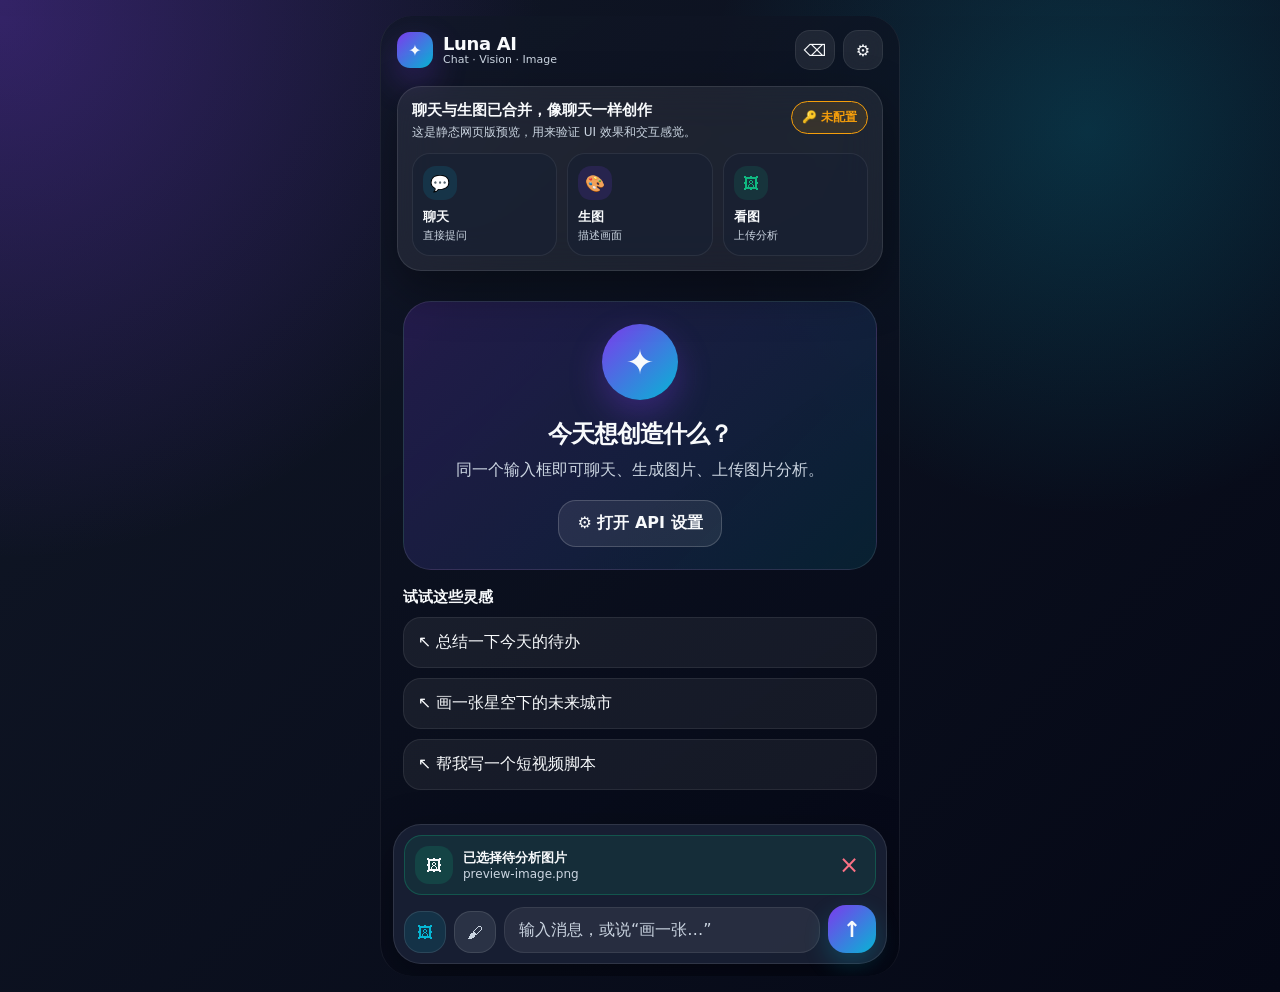
<file: web_preview/index.html>
<!doctype html>
<html lang="zh-CN">
<head>
  <meta charset="utf-8" />
  <meta name="viewport" content="width=device-width, initial-scale=1, viewport-fit=cover" />
  <title>Luna AI Web Preview</title>
  <link rel="stylesheet" href="styles.css" />
</head>
<body>
  <main class="app-shell">
    <header class="topbar">
      <div class="brand">
        <div class="brand-icon">✦</div>
        <div>
          <div class="brand-title">Luna AI</div>
          <div class="brand-subtitle">Chat · Vision · Image</div>
        </div>
      </div>
      <div class="top-actions">
        <button id="clearBtn" class="icon-btn" title="清空对话">⌫</button>
        <button id="settingsBtn" class="icon-btn" title="API 设置">⚙</button>
      </div>
    </header>

    <section class="hero-card">
      <div class="hero-row">
        <div>
          <div id="modeTitle" class="hero-title">聊天与生图已合并，像聊天一样创作</div>
          <div class="hero-desc">这是静态网页版预览，用来验证 UI 效果和交互感觉。</div>
        </div>
        <button id="apiStatus" class="status-pill warning">🔑 未配置</button>
      </div>

      <div class="quick-grid">
        <button class="quick-card" data-action="chat">
          <span class="quick-icon cyan">💬</span>
          <strong>聊天</strong>
          <small>直接提问</small>
        </button>
        <button class="quick-card" data-action="image">
          <span class="quick-icon purple">🎨</span>
          <strong>生图</strong>
          <small>描述画面</small>
        </button>
        <button class="quick-card" data-action="vision">
          <span class="quick-icon green">🖼</span>
          <strong>看图</strong>
          <small>上传分析</small>
        </button>
      </div>
    </section>

    <section id="chatArea" class="chat-area">
      <div id="emptyState" class="empty-state">
        <div class="empty-card">
          <div class="empty-icon">✦</div>
          <h1>今天想创造什么？</h1>
          <p>同一个输入框即可聊天、生成图片、上传图片分析。</p>
          <button id="openSettingsFromEmpty" class="ghost-btn">⚙ 打开 API 设置</button>
        </div>
        <div class="suggestions-title">试试这些灵感</div>
        <button class="suggestion">↖ 总结一下今天的待办</button>
        <button class="suggestion">↖ 画一张星空下的未来城市</button>
        <button class="suggestion">↖ 帮我写一个短视频脚本</button>
      </div>
      <div id="messages" class="messages" hidden></div>
    </section>

    <div id="loadingBar" class="loading-bar" hidden><span></span></div>

    <footer class="composer-wrap">
      <div id="attachmentPreview" class="attachment-preview" hidden>
        <div class="attachment-icon">🖼</div>
        <div class="attachment-text">
          <strong>已选择待分析图片</strong>
          <span id="attachmentName">preview-image.png</span>
        </div>
        <button id="removeAttachment" class="mini-close">×</button>
      </div>
      <div class="composer">
        <button id="attachBtn" class="composer-icon cyan" title="选择图片进行分析">🖼</button>
        <button id="drawBtn" class="composer-icon" title="下一条按生图处理">🖌</button>
        <textarea id="promptInput" rows="1" placeholder="输入消息，或说“画一张…”"></textarea>
        <button id="sendBtn" class="send-btn" title="发送">↑</button>
      </div>
    </footer>
  </main>

  <dialog id="settingsDialog" class="settings-dialog">
    <form method="dialog" class="dialog-card">
      <div class="dialog-title">⚙ API 配置参数</div>
      <label><span>API Key</span><input id="apiKeyInput" type="password" placeholder="sk-xxxx" /></label>
      <label><span>API Base URL</span><input id="baseUrlInput" placeholder="https://api.openai.com/v1" /></label>
      <label><span>聊天模型</span><input id="chatModelInput" placeholder="gpt-4o-mini" /></label>
      <label><span>生图模型</span><input id="imageModelInput" placeholder="dall-e-3" /></label>
      <div class="dialog-actions">
        <button value="cancel" class="text-btn">取消</button>
        <button id="saveSettingsBtn" value="default" class="primary-btn">保存修改</button>
      </div>
    </form>
  </dialog>

  <div id="toast" class="toast" hidden></div>
  <script src="app.js"></script>
</body>
</html>
</file>
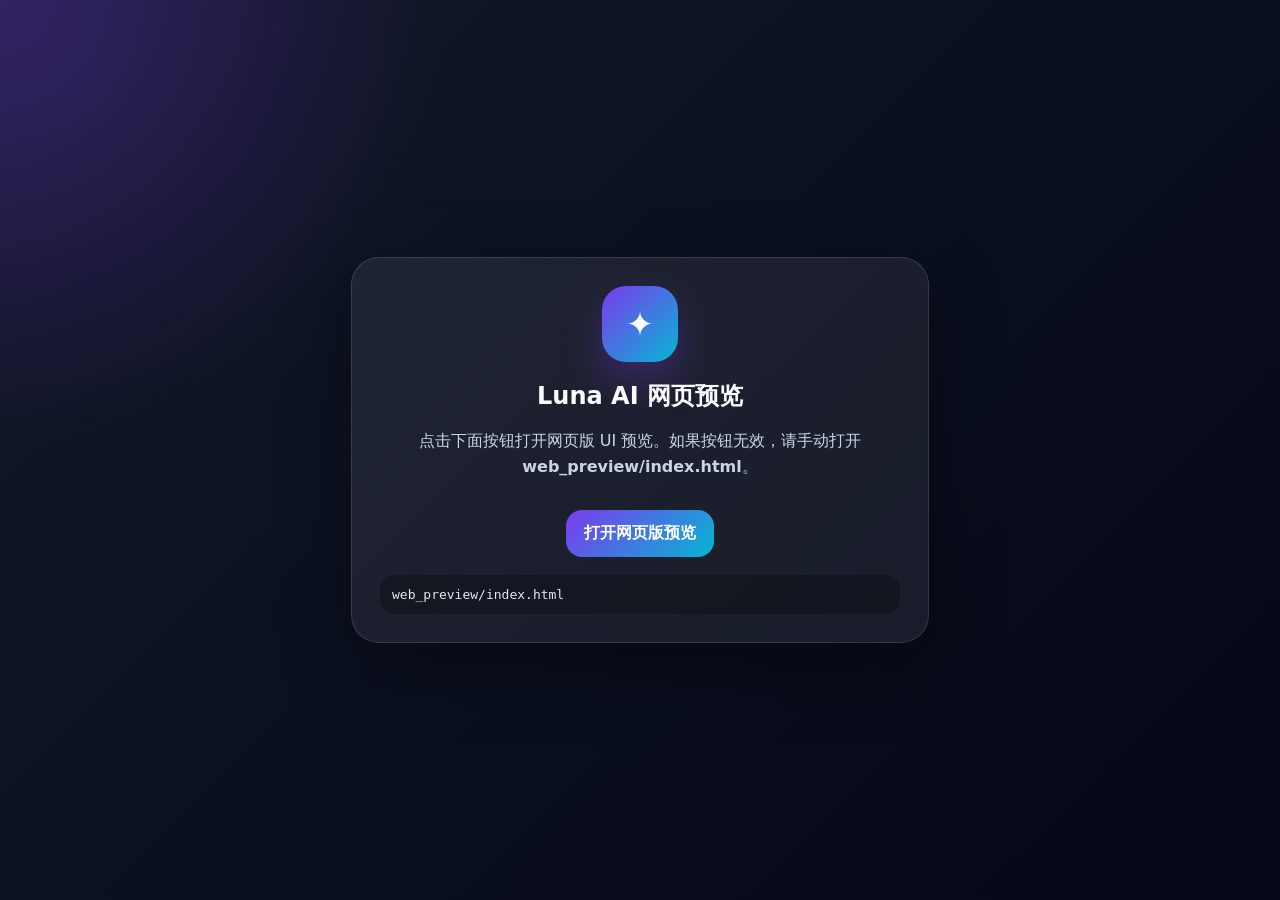
<file: OPEN_WEB_PREVIEW.html>
<!doctype html>
<html lang="zh-CN">
<head>
  <meta charset="utf-8" />
  <meta name="viewport" content="width=device-width, initial-scale=1" />
  <title>打开 Luna AI 网页预览</title>
  <style>
    html, body {
      margin: 0;
      min-height: 100%;
      font-family: system-ui, -apple-system, BlinkMacSystemFont, "Segoe UI", sans-serif;
      color: #f8fafc;
      background: radial-gradient(circle at top left, rgba(124,58,237,.32), transparent 28rem), linear-gradient(135deg, #111827, #050816);
    }
    .wrap {
      min-height: 100vh;
      display: grid;
      place-items: center;
      padding: 24px;
      box-sizing: border-box;
      text-align: center;
    }
    .card {
      width: min(100%, 520px);
      padding: 28px;
      border-radius: 28px;
      background: rgba(255,255,255,.07);
      border: 1px solid rgba(255,255,255,.12);
      box-shadow: 0 24px 70px rgba(0,0,0,.35);
    }
    .icon {
      width: 76px;
      height: 76px;
      margin: 0 auto 18px;
      display: grid;
      place-items: center;
      border-radius: 24px;
      background: linear-gradient(135deg, #7c3aed, #06b6d4);
      font-size: 34px;
      box-shadow: 0 18px 42px rgba(124,58,237,.32);
    }
    h1 { margin: 0; font-size: 24px; }
    p { color: #cbd5e1; line-height: 1.6; }
    a.button {
      display: inline-block;
      margin-top: 14px;
      padding: 13px 18px;
      border-radius: 16px;
      color: white;
      text-decoration: none;
      font-weight: 800;
      background: linear-gradient(135deg, #7c3aed, #06b6d4);
    }
    code {
      display: block;
      margin-top: 18px;
      padding: 12px;
      border-radius: 14px;
      color: #e2e8f0;
      background: rgba(0,0,0,.28);
      overflow-wrap: anywhere;
      text-align: left;
    }
  </style>
</head>
<body>
  <div class="wrap">
    <section class="card">
      <div class="icon">✦</div>
      <h1>Luna AI 网页预览</h1>
      <p>点击下面按钮打开网页版 UI 预览。如果按钮无效，请手动打开 <strong>web_preview/index.html</strong>。</p>
      <a class="button" href="web_preview/index.html">打开网页版预览</a>
      <code>web_preview/index.html</code>
    </section>
  </div>
</body>
</html>
</file>
<file: web_preview/styles.css>
:root{--bg-top:#111827;--bg-bottom:#050816;--surface:#182033;--surface-soft:#222b3f;--primary:#7c3aed;--primary-dark:#5b21b6;--secondary:#06b6d4;--success:#10b981;--warning:#f59e0b;--danger:#fb7185;--text:#f8fafc;--muted:#cbd5e1;--line:rgba(255,255,255,.10);--glass:rgba(255,255,255,.07);--shadow:0 18px 48px rgba(0,0,0,.35)}*{box-sizing:border-box}html,body{margin:0;min-height:100%;color:var(--text);font-family:ui-sans-serif,system-ui,-apple-system,BlinkMacSystemFont,"Segoe UI",sans-serif;background:radial-gradient(circle at top left,rgba(124,58,237,.32),transparent 34rem),radial-gradient(circle at 85% 12%,rgba(6,182,212,.20),transparent 24rem),linear-gradient(135deg,var(--bg-top),var(--bg-bottom))}button,textarea,input{font:inherit}button{cursor:pointer;border:0;color:inherit}button:active{transform:scale(.98)}.app-shell{width:min(100vw,520px);min-height:100vh;margin:0 auto;display:flex;flex-direction:column;position:relative;overflow:hidden;border-left:1px solid rgba(255,255,255,.06);border-right:1px solid rgba(255,255,255,.06);background:linear-gradient(145deg,rgba(17,24,39,.74),rgba(5,8,22,.86))}.topbar{padding:max(14px,env(safe-area-inset-top)) 16px 8px;display:flex;align-items:center;justify-content:space-between;gap:12px}.brand{display:flex;align-items:center;gap:10px}.brand-icon,.empty-icon{display:grid;place-items:center;background:linear-gradient(135deg,var(--primary),var(--secondary));box-shadow:0 14px 34px rgba(124,58,237,.32)}.brand-icon{width:36px;height:36px;border-radius:13px;font-weight:900}.brand-title{font-weight:850;letter-spacing:-.02em;font-size:18px}.brand-subtitle{color:var(--muted);font-size:11px;line-height:1.15}.top-actions{display:flex;align-items:center;gap:8px}.icon-btn{width:40px;height:40px;border-radius:15px;background:rgba(255,255,255,.08);border:1px solid rgba(255,255,255,.08);backdrop-filter:blur(18px)}.icon-btn:hover{background:rgba(255,255,255,.13)}.hero-card{margin:8px 16px 10px;padding:14px;border-radius:24px;background:var(--glass);border:1px solid var(--line);box-shadow:var(--shadow);backdrop-filter:blur(22px)}.hero-row{display:flex;align-items:flex-start;justify-content:space-between;gap:10px}.hero-title{font-size:15px;font-weight:800}.hero-desc{margin-top:4px;color:var(--muted);font-size:12px}.status-pill{white-space:nowrap;padding:7px 10px;border-radius:999px;font-size:12px;font-weight:800;border:1px solid currentColor;background:transparent}.status-pill.warning{color:var(--warning);background:rgba(245,158,11,.12)}.status-pill.ok{color:var(--success);background:rgba(16,185,129,.12)}.quick-grid{display:grid;grid-template-columns:repeat(3,1fr);gap:10px;margin-top:12px}.quick-card{min-width:0;padding:12px 10px;border-radius:18px;text-align:left;background:rgba(24,32,51,.72);border:1px solid rgba(255,255,255,.08)}.quick-card:hover{background:rgba(34,43,63,.88)}.quick-icon{width:34px;height:34px;display:grid;place-items:center;border-radius:13px;margin-bottom:8px}.quick-icon.cyan,.composer-icon.cyan{color:var(--secondary);background:rgba(6,182,212,.13)}.quick-icon.purple{color:var(--primary);background:rgba(124,58,237,.15)}.quick-icon.green{color:var(--success);background:rgba(16,185,129,.13)}.quick-card strong{display:block;font-size:13px}.quick-card small{display:block;margin-top:2px;color:var(--muted);font-size:11px}.chat-area{flex:1;min-height:0;overflow:auto;padding:0 14px}.empty-state{padding:20px 8px 24px}.empty-card{padding:22px;border-radius:28px;text-align:center;background:linear-gradient(135deg,rgba(124,58,237,.20),rgba(6,182,212,.12));border:1px solid var(--line)}.empty-icon{width:76px;height:76px;margin:0 auto 18px;border-radius:50%;font-size:34px}h1{margin:0;font-size:24px;letter-spacing:-.04em}p{margin:8px 0 0;color:var(--muted);line-height:1.5}.ghost-btn{margin-top:18px;padding:12px 18px;border-radius:18px;background:rgba(255,255,255,.08);border:1px solid rgba(255,255,255,.18);font-weight:800}.suggestions-title{margin:18px 0 10px;font-size:15px;font-weight:850}.suggestion{width:100%;margin-bottom:10px;padding:14px;text-align:left;border-radius:18px;background:rgba(255,255,255,.06);border:1px solid rgba(255,255,255,.08)}.suggestion:hover{background:rgba(255,255,255,.10)}.messages{padding:8px 0 14px}.message-row{display:flex;align-items:flex-start;gap:10px;margin:14px 0}.message-row.user{justify-content:flex-end}.avatar{flex:0 0 auto;width:34px;height:34px;display:grid;place-items:center;border-radius:14px;border:1px solid rgba(255,255,255,.10);background:rgba(255,255,255,.12)}.message-row.assistant .avatar{background:linear-gradient(135deg,var(--secondary),var(--success))}.bubble{max-width:82%;padding:14px;border-radius:22px 22px 22px 6px;background:rgba(255,255,255,.07);border:1px solid rgba(255,255,255,.08);box-shadow:0 10px 24px rgba(0,0,0,.18);line-height:1.55;white-space:pre-wrap;overflow-wrap:anywhere}.message-row.user .bubble{order:-1;border-radius:22px 22px 6px 22px;background:linear-gradient(135deg,var(--primary),var(--primary-dark))}.image-card{padding:10px}.fake-image{height:230px;border-radius:18px;background:radial-gradient(circle at 30% 22%,rgba(255,255,255,.56),transparent 5rem),radial-gradient(circle at 70% 36%,rgba(6,182,212,.65),transparent 7rem),linear-gradient(135deg,#312e81,#0e7490 52%,#020617);display:grid;place-items:center;color:white;font-weight:900;text-align:center;padding:16px}.save-btn{margin-top:10px;padding:10px 13px;border-radius:14px;background:var(--success);font-weight:800}.loading-bar{padding:0 18px 8px}.loading-bar span{display:block;height:3px;border-radius:999px;background:linear-gradient(90deg,transparent,var(--secondary),transparent);animation:pulse 1.1s infinite ease-in-out}@keyframes pulse{0%,100%{opacity:.35;transform:scaleX(.65)}50%{opacity:1;transform:scaleX(1)}}.composer-wrap{margin:0 12px 12px;padding:10px;border-radius:28px;background:rgba(24,32,51,.96);border:1px solid var(--line);box-shadow:var(--shadow)}.attachment-preview{margin-bottom:10px;padding:10px;border-radius:18px;display:flex;align-items:center;gap:10px;background:rgba(16,185,129,.10);border:1px solid rgba(16,185,129,.28)}.attachment-icon{width:38px;height:38px;display:grid;place-items:center;border-radius:14px;background:rgba(16,185,129,.16)}.attachment-text{flex:1;min-width:0}.attachment-text strong{display:block;font-size:13px}.attachment-text span{display:block;color:var(--muted);font-size:12px;overflow:hidden;text-overflow:ellipsis;white-space:nowrap}.mini-close{width:32px;height:32px;border-radius:12px;background:transparent;color:var(--danger);font-size:24px}.composer{display:flex;align-items:flex-end;gap:8px}.composer-icon{flex:0 0 auto;width:42px;height:42px;border-radius:17px;background:rgba(203,213,225,.11);color:var(--muted);border:1px solid rgba(255,255,255,.10)}.composer-icon.active{color:var(--primary);background:rgba(124,58,237,.18);border-color:rgba(124,58,237,.38)}textarea{flex:1;min-height:46px;max-height:138px;resize:none;border:1px solid rgba(255,255,255,.08);outline:none;padding:12px 14px;border-radius:20px;color:var(--text);background:rgba(255,255,255,.07)}textarea.image-mode{border-color:rgba(124,58,237,.52)}textarea::placeholder{color:var(--muted)}.send-btn{flex:0 0 auto;width:48px;height:48px;border-radius:18px;font-size:22px;font-weight:900;background:linear-gradient(135deg,var(--primary),var(--secondary));box-shadow:0 10px 24px rgba(6,182,212,.24)}.send-btn.loading{background:rgba(255,255,255,.12);box-shadow:none}.settings-dialog{width:min(calc(100vw - 32px),460px);border:0;padding:0;color:var(--text);background:transparent}.settings-dialog::backdrop{background:rgba(0,0,0,.58);backdrop-filter:blur(8px)}.dialog-card{padding:20px;border-radius:26px;background:var(--surface);border:1px solid var(--line);box-shadow:var(--shadow)}.dialog-title{margin-bottom:16px;font-size:19px;font-weight:900}.dialog-card label{display:block;margin-bottom:14px}.dialog-card label span{display:block;color:var(--muted);font-size:13px;margin-bottom:7px}.dialog-card input{width:100%;padding:13px 14px;color:var(--text);border-radius:16px;outline:none;background:rgba(255,255,255,.06);border:1px solid rgba(255,255,255,.10)}.dialog-card input:focus{border-color:var(--secondary)}.dialog-actions{display:flex;justify-content:flex-end;gap:10px;margin-top:4px}.text-btn{padding:11px 14px;border-radius:14px;background:transparent;color:var(--muted)}.primary-btn{padding:11px 16px;border-radius:14px;background:var(--primary);font-weight:850}.toast{position:fixed;left:50%;bottom:24px;transform:translateX(-50%);z-index:20;width:min(calc(100vw - 28px),440px);padding:13px 15px;border-radius:16px;background:var(--surface-soft);color:var(--text);box-shadow:var(--shadow);border:1px solid var(--line)}@media (min-width:760px){.app-shell{min-height:min(920px,calc(100vh - 32px));margin-top:16px;margin-bottom:16px;border-radius:32px}}
</file>
